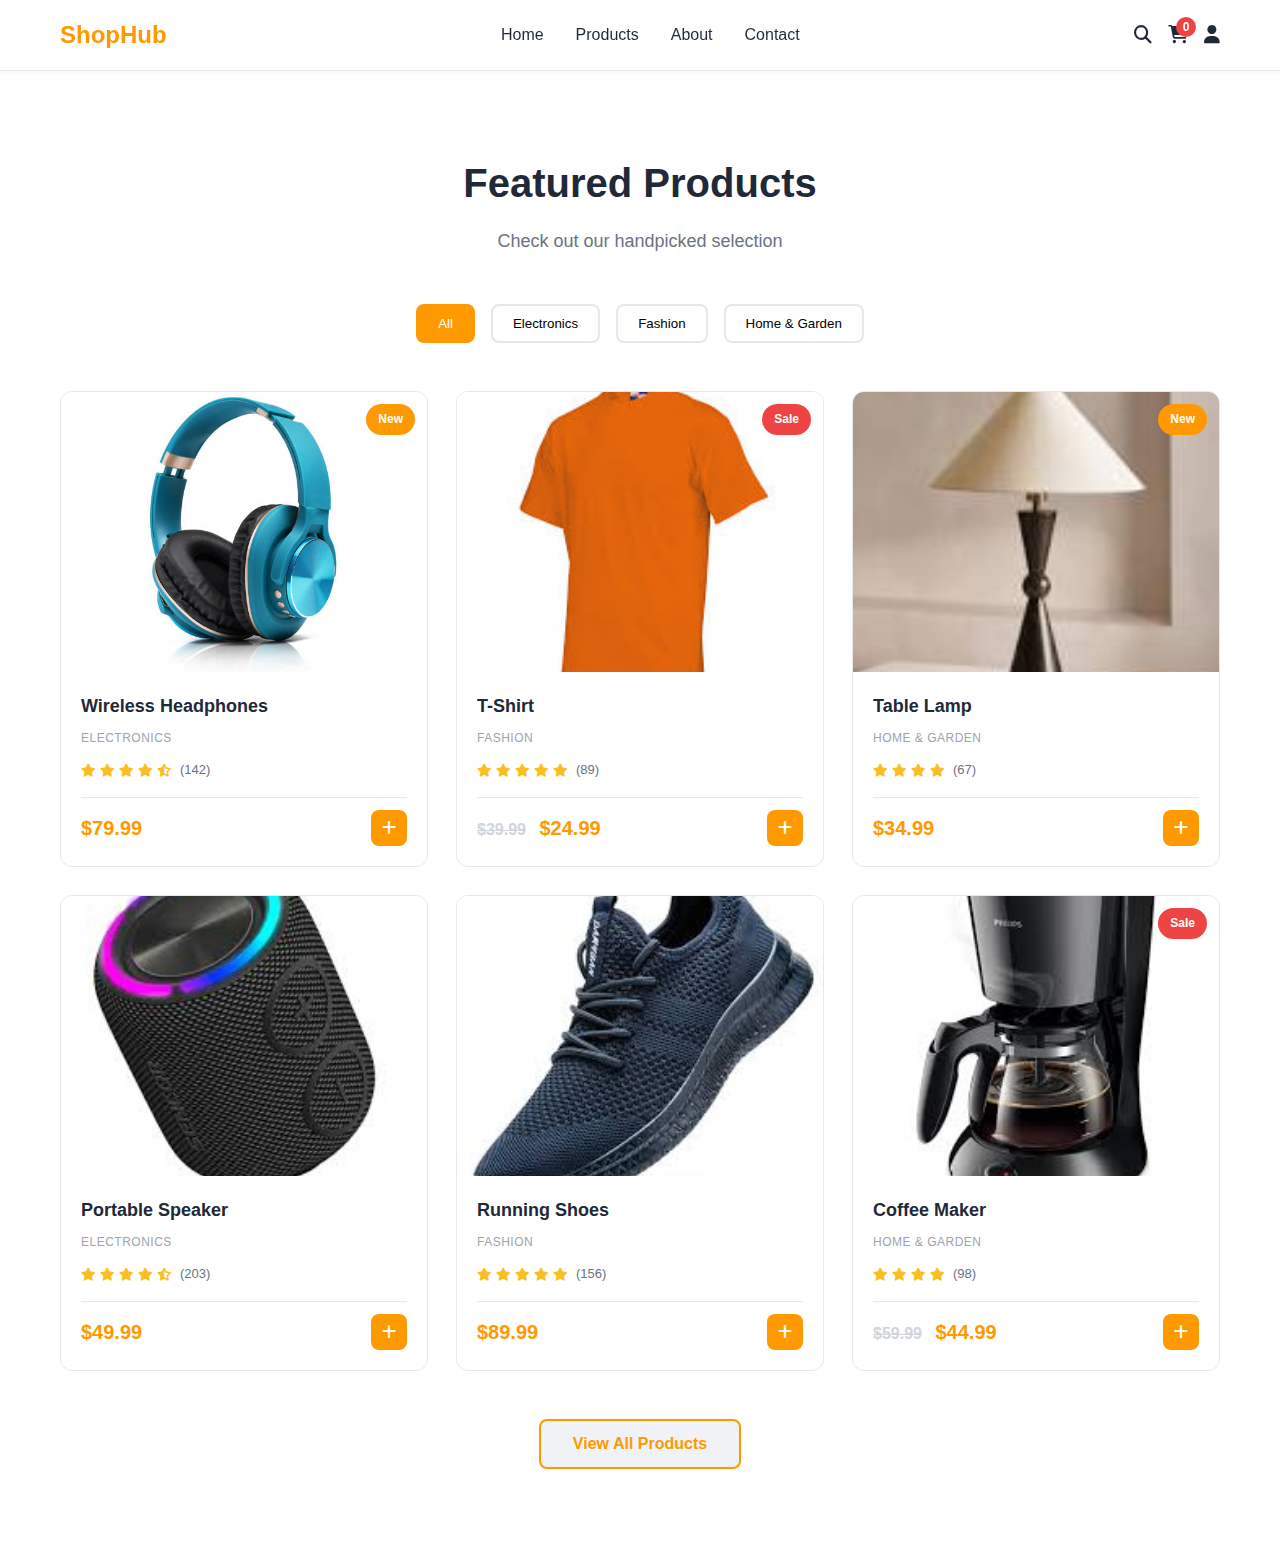
<file: trello project/index.html>
<!DOCTYPE html>
<html lang="en">
<head>
    <meta charset="UTF-8">
    <meta name="viewport" content="width=device-width, initial-scale=1.0">
    <title>ShopHub</title>
    <link rel="stylesheet" href="styles.css">
    <link href="https://cdnjs.cloudflare.com/ajax/libs/font-awesome/6.4.0/css/all.min.css" rel="stylesheet">
</head>
<body>
    <header class="navbar">
        <div class="container">
            <div class="navbar-content">
                <div class="logo">
                    <!-- <i class="fas fa-shopping-bag"></i> -->
                    <span>ShopHub</span>
                </div>
                <nav class="nav-menu">
                    <a href="#home" class="nav-link">Home</a>
                    <a href="#products" class="nav-link">Products</a>
                    <a href="#about" class="nav-link">About</a>
                    <a href="#contact" class="nav-link">Contact</a>
                </nav>
                <div class="nav-icons">
                    <button class="icon-btn" id="search-btn">
                        <i class="fas fa-search"></i>
                    </button>
                    <button class="icon-btn cart-btn" id="cart-btn">
                        <i class="fas fa-shopping-cart"></i>
                        <span class="cart-count">0</span>
                    </button>
                    <button class="icon-btn" id="user-btn">
                        <i class="fas fa-user"></i>
                    </button>
                </div>
            </div>
        </div>
    </header>

    <section class="products" id="products">
        <div class="container">
            <div class="section-header">
                <h2>Featured Products</h2>
                <p>Check out our handpicked selection</p>
            </div>

            <div class="filter-section">
                <button class="filter-btn active" data-filter="all">All</button>
                <button class="filter-btn" data-filter="electronics">Electronics</button>
                <button class="filter-btn" data-filter="fashion">Fashion</button>
                <button class="filter-btn" data-filter="home">Home & Garden</button>
            </div>

            <div class="products-grid" id="products-grid">
                <div class="product-card" data-category="electronics" data-description="Nice blue headphones to listen to Asake.">
                    <div class="product-image">
                            <img src="wireless-headset.jpg" alt="Wireless Headphones" class="product-img">
                            <span class="badge">New</span>
                        </div>
                    <div class="product-info">
                        <h3>Wireless Headphones</h3>
                        <p class="category">Electronics</p>
                        <div class="rating">
                            <i class="fas fa-star"></i>
                            <i class="fas fa-star"></i>
                            <i class="fas fa-star"></i>
                            <i class="fas fa-star"></i>
                            <i class="fas fa-star-half-alt"></i>
                            <span>(142)</span>
                        </div>
                        <div class="product-footer">
                            <span class="price">$79.99</span>
                            <button class="add-cart-btn" data-product="Wireless Headphones">
                                <i class="fas fa-plus"></i>
                            </button>
                        </div>
                    </div>
                </div>

                <div class="product-card" data-category="fashion" data-description="Orange tshirt that will attract people.">
                    <div class="product-image">
                        <img src="tshirt.jpg" alt="Premium T-Shirt" class="product-img">
                        <span class="badge sale">Sale</span>
                    </div>
                    <div class="product-info">
                        <h3>T-Shirt</h3>
                        <p class="category">Fashion</p>
                        <div class="rating">
                            <i class="fas fa-star"></i>
                            <i class="fas fa-star"></i>
                            <i class="fas fa-star"></i>
                            <i class="fas fa-star"></i>
                            <i class="fas fa-star"></i>
                            <span>(89)</span>
                        </div>
                        <div class="product-footer">
                            <span class="price"><span class="original">$39.99</span> $24.99</span>
                            <button class="add-cart-btn" data-product="Premium T-Shirt">
                                <i class="fas fa-plus"></i>
                            </button>
                        </div>
                    </div>
                </div>

                <div class="product-card" data-category="home" data-description="Small table lamp to help you when youre burning your midnight candles.">
                    <div class="product-image">
                        <img src="table-lamp.jpg" alt="Table Lamp" class="product-img">
                        <span class="badge">New</span>
                    </div>
                    <div class="product-info">
                        <h3>Table Lamp</h3>
                        <p class="category">Home & Garden</p>
                        <div class="rating">
                            <i class="fas fa-star"></i>
                            <i class="fas fa-star"></i>
                            <i class="fas fa-star"></i>
                            <i class="fas fa-star"></i>
                            <span>(67)</span>
                        </div>
                        <div class="product-footer">
                            <span class="price">$34.99</span>
                            <button class="add-cart-btn" data-product="Table Lamp">
                                <i class="fas fa-plus"></i>
                            </button>
                        </div>
                    </div>
                </div>

                <div class="product-card" data-category="electronics" data-description="Black wireless speaker with powerful sound.">
                    <div class="product-image">
                        <img src="portable-speaker.jpg" alt="Portable Speaker" class="product-img">
                    </div>
                    <div class="product-info">
                        <h3>Portable Speaker</h3>
                        <p class="category">Electronics</p>
                        <div class="rating">
                            <i class="fas fa-star"></i>
                            <i class="fas fa-star"></i>
                            <i class="fas fa-star"></i>
                            <i class="fas fa-star"></i>
                            <i class="fas fa-star-half-alt"></i>
                            <span>(203)</span>
                        </div>
                        <div class="product-footer">
                            <span class="price">$49.99</span>
                            <button class="add-cart-btn" data-product="Portable Speaker">
                                <i class="fas fa-plus"></i>
                            </button>
                        </div>
                    </div>
                </div>

                <div class="product-card" data-category="fashion" data-description="Comfortable black running shoes for running.">
                    <div class="product-image">
                        <img src="running-shoes.jpg" alt="Running Shoes" class="product-img">
                    </div>
                    <div class="product-info">
                        <h3>Running Shoes</h3>
                        <p class="category">Fashion</p>
                        <div class="rating">
                            <i class="fas fa-star"></i>
                            <i class="fas fa-star"></i>
                            <i class="fas fa-star"></i>
                            <i class="fas fa-star"></i>
                            <i class="fas fa-star"></i>
                            <span>(156)</span>
                        </div>
                        <div class="product-footer">
                            <span class="price">$89.99</span>
                            <button class="add-cart-btn" data-product="Running Shoes">
                                <i class="fas fa-plus"></i>
                            </button>
                        </div>
                    </div>
                </div>

                <div class="product-card" data-category="home" data-description="Dont go to malam anymore, make your coffee home.">
                    <div class="product-image">
                        <img src="coffee-maker.jpg" alt="Coffee Maker" class="product-img">
                        <span class="badge sale">Sale</span>
                    </div>
                    <div class="product-info">
                        <h3>Coffee Maker</h3>
                        <p class="category">Home & Garden</p>
                        <div class="rating">
                            <i class="fas fa-star"></i>
                            <i class="fas fa-star"></i>
                            <i class="fas fa-star"></i>
                            <i class="fas fa-star"></i>
                            <span>(98)</span>
                        </div>
                        <div class="product-footer">
                            <span class="price"><span class="original">$59.99</span> $44.99</span>
                            <button class="add-cart-btn" data-product="Coffee Maker">
                                <i class="fas fa-plus"></i>
                            </button>
                        </div>
                    </div>
                </div>
            </div>

            <div class="view-all">
                <button class="btn btn-secondary">View All Products</button>
            </div>
        </div>
    </section>

    

    <script src="script.js"></script>
</body>
</html>
</file>
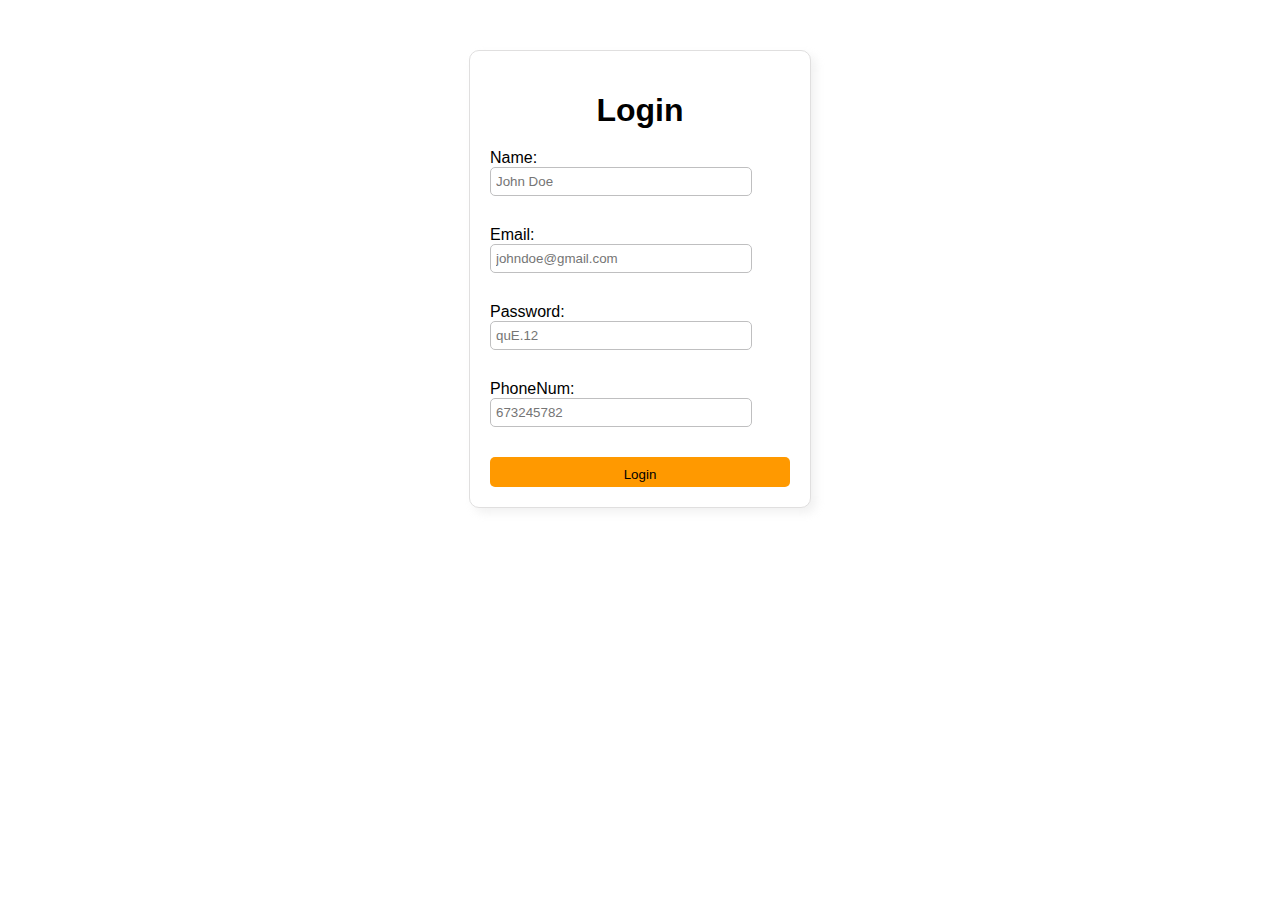
<file: trello project/login.html>
<!DOCTYPE html>
<html lang="en">
<head>
    <meta charset="UTF-8">
    <meta name="viewport" content="width=device-width, initial-scale=1.0">
    <title>login page - ShopHub</title>
    <link rel="stylesheet" href="sytle.css">
    
</head>
<body>
    
        <div class="login-wrapper">
          <h1> Login</h1>
          <div class="login-form">
             <label>Name:</label>
             <input type="text" id="name" name="username" placeholder="John Doe" />
             <span id="name-error" class="error"></span>
             <label>Email:</label>
             <input type="email" id="email" name="email" placeholder="johndoe@gmail.com" />
             <span id="email-error" class="error"></span>
             <label>Password:</label>
             <input type="password" id="password" name="password" placeholder="quE.12" /><br>
             <span id="password-error" class="error"></span>
             <label>PhoneNum:</label>
             <input id="phone" type="tel" name="phone" placeholder="673245782" />
             <span id="phone-error" class="error"></span>
             <button type="submit" class="btn primary">Login </button>
         </div>
        </div>
        <script src="javascrip.js"></script>
          
</html>
</file>
<file: trello project/styles.css>
* {
    margin: 0;
    padding: 0;
    box-sizing: border-box;
}

:root {
    --primary-color: #ff9900;
    --secondary-color: #ba7308;
    --text-color: #1f2937;
    --light-gray: #f0f2f5;
    --border-color: #e5e7eb;
    --success-color: #10b981;
    --danger-color: #ef4444;
}

html {
    scroll-behavior: smooth;
}

body {
    font-family: -apple-system, BlinkMacSystemFont, 'Segoe UI', Roboto, 'Helvetica Neue', Arial, sans-serif;
    color: var(--text-color);
    background-color: #fff;
    line-height: 1.6;
}

.container {
    max-width: 1200px;
    margin: 0 auto;
    padding: 0 20px;
}

.navbar {
    background: #fff;
    border-bottom: 1px solid var(--border-color);
    position: sticky;
    top: 0;
    z-index: 100;
    box-shadow: 0 1px 3px rgba(0, 0, 0, 0.05);
}

.navbar-content {
    display: flex;
    justify-content: space-between;
    align-items: center;
    padding: 16px 0;
}

.logo {
    display: flex;
    align-items: center;
    gap: 8px;
    font-size: 24px;
    font-weight: 700;
    color: var(--primary-color);
}

.logo i {
    font-size: 28px;
}

.nav-menu {
    display: flex;
    gap: 32px;
    margin: 0 auto;
}

.nav-link {
    text-decoration: none;
    color: var(--text-color);
    font-weight: 500;
    transition: color 0.3s;
}

.nav-link:hover {
    color: var(--primary-color);
}

.nav-icons {
    display: flex;
    gap: 16px;
    align-items: center;
}

.icon-btn {
    background: none;
    border: none;
    font-size: 18px;
    cursor: pointer;
    color: var(--text-color);
    transition: color 0.3s;
    position: relative;
}

.icon-btn:hover {
    color: var(--primary-color);
}

.cart-btn {
    position: relative;
}

.cart-count {
    position: absolute;
    top: -8px;
    right: -8px;
    background: var(--danger-color);
    color: white;
    width: 20px;
    height: 20px;
    border-radius: 50%;
    display: flex;
    align-items: center;
    justify-content: center;
    font-size: 12px;
    font-weight: 700;
}

.hero {
    display: grid;
    grid-template-columns: 1fr 1fr;
    gap: 48px;
    align-items: center;
    padding: 80px 0;
}

.hero-content h1 {
    font-size: 56px;
    font-weight: 800;
    line-height: 1.2;
    margin-bottom: 20px;
    background: linear-gradient(135deg, var(--primary-color), var(--secondary-color));
    -webkit-background-clip: text;
    -webkit-text-fill-color: transparent;
    background-clip: text;
}

.hero-content p {
    font-size: 20px;
    color: #6b7280;
    margin-bottom: 30px;
}

.btn {
    padding: 14px 32px;
    border: none;
    border-radius: 8px;
    font-size: 16px;
    font-weight: 600;
    cursor: pointer;
    transition: all 0.3s;
    text-decoration: none;
    display: inline-block;
}

.btn-primary {
    background: linear-gradient(135deg, var(--primary-color), var(--secondary-color));
    color: white;
}

.btn-primary:hover {
    transform: translateY(-2px);
    box-shadow: 0 10px 20px rgba(37, 99, 235, 0.3);
}

.btn-secondary {
    background: var(--light-gray);
    color: var(--primary-color);
    border: 2px solid var(--primary-color);
}

.btn-secondary:hover {
    background: var(--primary-color);
    color: white;
}

.hero-image {
    display: flex;
    justify-content: center;
    align-items: center;
}

.placeholder-image {
    width: 100%;
    aspect-ratio: 1;
    background: linear-gradient(135deg, #e0e7ff, #f3e8ff);
    border-radius: 16px;
    display: flex;
    align-items: center;
    justify-content: center;
    font-size: 18px;
    color: #9333ea;
}

.features {
    padding: 60px 0;
    background: var(--light-gray);
}

.feature-grid {
    display: grid;
    grid-template-columns: repeat(auto-fit, minmax(250px, 1fr));
    gap: 32px;
}

.feature-card {
    background: white;
    padding: 32px;
    border-radius: 12px;
    text-align: center;
    border: 1px solid var(--border-color);
    transition: all 0.3s;
}

.feature-card:hover {
    transform: translateY(-5px);
    box-shadow: 0 10px 25px rgba(0, 0, 0, 0.08);
}

.feature-icon {
    font-size: 40px;
    color: var(--primary-color);
    margin-bottom: 16px;
}

.feature-card h3 {
    font-size: 18px;
    margin-bottom: 8px;
}

.feature-card p {
    color: #6b7280;
    font-size: 14px;
}

.products {
    padding: 80px 0;
}

.section-header {
    text-align: center;
    margin-bottom: 48px;
}

.section-header h2 {
    font-size: 40px;
    font-weight: 800;
    margin-bottom: 12px;
}

.section-header p {
    color: #6b7280;
    font-size: 18px;
}

.filter-section {
    display: flex;
    justify-content: center;
    gap: 16px;
    margin-bottom: 48px;
    flex-wrap: wrap;
}

.filter-btn {
    padding: 10px 20px;
    border: 2px solid var(--border-color);
    background: white;
    border-radius: 8px;
    cursor: pointer;
    font-weight: 500;
    transition: all 0.3s;
}

.filter-btn:hover,
.filter-btn.active {
    border-color: var(--primary-color);
    background: var(--primary-color);
    color: white;
}

.products-grid {
    display: grid;
    grid-template-columns: repeat(auto-fill, minmax(300px, 1fr));
    gap: 28px;
    margin-bottom: 48px;
}

.product-card {
    background: white;
    border: 1px solid var(--border-color);
    border-radius: 12px;
    overflow: hidden;
    transition: all 0.3s;
    position: relative;
    cursor: pointer;
}

.product-card:hover {
    transform: translateY(-8px);
    box-shadow: 0 12px 24px rgba(0, 0, 0, 0.1);
}

.product-image {
    position: relative;
    overflow: hidden;
    height: 280px;
}

.image-placeholder {
    width: 100%;
    height: 100%;
    background: linear-gradient(135deg, #dbeafe, #e0e7ff);
    display: flex;
    align-items: center;
    justify-content: center;
    color: #3b82f6;
    font-size: 16px;
}

.product-image .product-img {
    width: 100%;
    height: 100%;
    display: block;
    object-fit: cover;
}

.badge {
    position: absolute;
    top: 12px;
    right: 12px;
    background: var(--primary-color);
    color: white;
    padding: 6px 12px;
    border-radius: 20px;
    font-size: 12px;
    font-weight: 600;
}

.badge.sale {
    background: var(--danger-color);
}

.product-info {
    padding: 20px;
}

.product-info h3 {
    font-size: 18px;
    margin-bottom: 8px;
    font-weight: 600;
}

.product-info .category {
    font-size: 12px;
    color: #9ca3af;
    text-transform: uppercase;
    letter-spacing: 0.5px;
    margin-bottom: 12px;
}

.rating {
    display: flex;
    align-items: center;
    gap: 4px;
    margin-bottom: 16px;
    font-size: 13px;
}

.rating i {
    color: #fbbf24;
}

.rating span {
    color: #6b7280;
    margin-left: 4px;
}

.product-footer {
    display: flex;
    justify-content: space-between;
    align-items: center;
    padding-top: 12px;
    border-top: 1px solid var(--border-color);
}

.price {
    font-size: 20px;
    font-weight: 700;
    color: var(--primary-color);
}

.original {
    text-decoration: line-through;
    color: #d1d5db;
    font-size: 16px;
    margin-right: 8px;
}

.add-cart-btn {
    width: 36px;
    height: 36px;
    border: none;
    background: var(--primary-color);
    color: white;
    border-radius: 8px;
    cursor: pointer;
    display: flex;
    align-items: center;
    justify-content: center;
    transition: all 0.3s;
    font-size: 16px;
}

.add-cart-btn:hover {
    background: var(--secondary-color);
    transform: scale(1.1);
}

.view-all {
    text-align: center;
}

.newsletter {
    background: linear-gradient(135deg, var(--primary-color), var(--secondary-color));
    padding: 60px 0;
    margin: 80px 0;
    border-radius: 16px;
}

.newsletter-content {
    text-align: center;
    color: white;
}

.newsletter-content h2 {
    font-size: 36px;
    font-weight: 800;
    margin-bottom: 12px;
}

.newsletter-content p {
    font-size: 18px;
    margin-bottom: 32px;
    opacity: 0.9;
}

.newsletter-form {
    display: flex;
    gap: 12px;
    max-width: 500px;
    margin: 0 auto;
}

.newsletter-form input {
    flex: 1;
    padding: 14px 20px;
    border: none;
    border-radius: 8px;
    font-size: 16px;
}

.newsletter-form input::placeholder {
    color: #d1d5db;
}

.newsletter-form button {
    padding: 14px 32px;
    background: white;
    color: var(--primary-color);
    border: none;
    border-radius: 8px;
    font-weight: 600;
    cursor: pointer;
    transition: all 0.3s;
}

.newsletter-form button:hover {
    transform: translateY(-2px);
    box-shadow: 0 10px 20px rgba(0, 0, 0, 0.2);
}

.footer {
    background: #1f2937;
    color: white;
    padding: 60px 0 20px;
}

.footer-grid {
    display: grid;
    grid-template-columns: repeat(auto-fit, minmax(200px, 1fr));
    gap: 32px;
    margin-bottom: 40px;
}

.footer-section h4 {
    font-size: 16px;
    font-weight: 600;
    margin-bottom: 16px;
}

.footer-section ul {
    list-style: none;
}

.footer-section ul li {
    margin-bottom: 10px;
}

.footer-section a {
    color: #d1d5db;
    text-decoration: none;
    transition: color 0.3s;
}

.footer-section a:hover {
    color: white;
}

.social-links {
    display: flex;
    gap: 16px;
    font-size: 20px;
}

.footer-bottom {
    text-align: center;
    padding-top: 20px;
    border-top: 1px solid #374151;
    color: #9ca3af;
}

@media (max-width: 768px) {
    .hero {
        grid-template-columns: 1fr;
        padding: 40px 0;
    }

    .hero-content h1 {
        font-size: 36px;
    }

    .nav-menu {
        display: none;
    }

    .newsletter-form {
        flex-direction: column;
    }

    .products-grid {
        grid-template-columns: repeat(auto-fill, minmax(250px, 1fr));
    }

    .section-header h2 {
        font-size: 28px;
    }
}

/* Product popup (small description shown when card is clicked) */
.product-popup {
    position: absolute;
    top: 12px;
    left: 12px;
    width: 260px;
    background: #fff;
    border: 1px solid var(--border-color);
    border-radius: 10px;
    padding: 12px 14px;
    box-shadow: 0 8px 24px rgba(0,0,0,0.12);
    z-index: 30;
    font-size: 14px;
    color: var(--text-color);
}

.product-popup strong {
    display: block;
    margin-bottom: 6px;
    font-size: 15px;
}

.product-popup .popup-category {
    font-size: 12px;
    color: #6b7280;
    margin-bottom: 8px;
}

.product-popup .popup-price {
    font-weight: 700;
    color: var(--primary-color);
    margin-bottom: 8px;
}

.product-popup .popup-desc {
    color: #374151;
    font-size: 13px;
    line-height: 1.4;
}
</file>
<file: trello project/sytle.css>
body{
 font-family: Arial, Helvetica, sans-serif;
 background-color: white;
}
.login-wrapper{
    width: 300px; ;
    margin: 50px auto;
    padding: 20px;
    background-color: white;
    border: 1px solid rgb(224, 223, 223);
    border-radius: 10px;
    box-shadow: 5px 5px 10px rgba(186, 185, 185, 0.2);
   
}
.login-wrapper h1{
text-align: center;
margin-bottom: 20px;
}
input
{
    width: 250px;
    height: 17px ;
    margin-bottom: 20px;
    padding: 5px;
    border-radius: 5px;
    border: 1px solid rgb(191, 191, 192);
}
button{
    width: 300px;
    height:30px ;
    padding: 10px;
    border: none;
    background-color: #ff9900;
    border-radius: 5px;
    cursor: pointer;
    
}

button:hover{
    background-color: rgb(3, 3, 169);
}
.error{
    color: red;
   font-size: 12px;
   margin-bottom: 10px;
   display: block;
}
</file>
